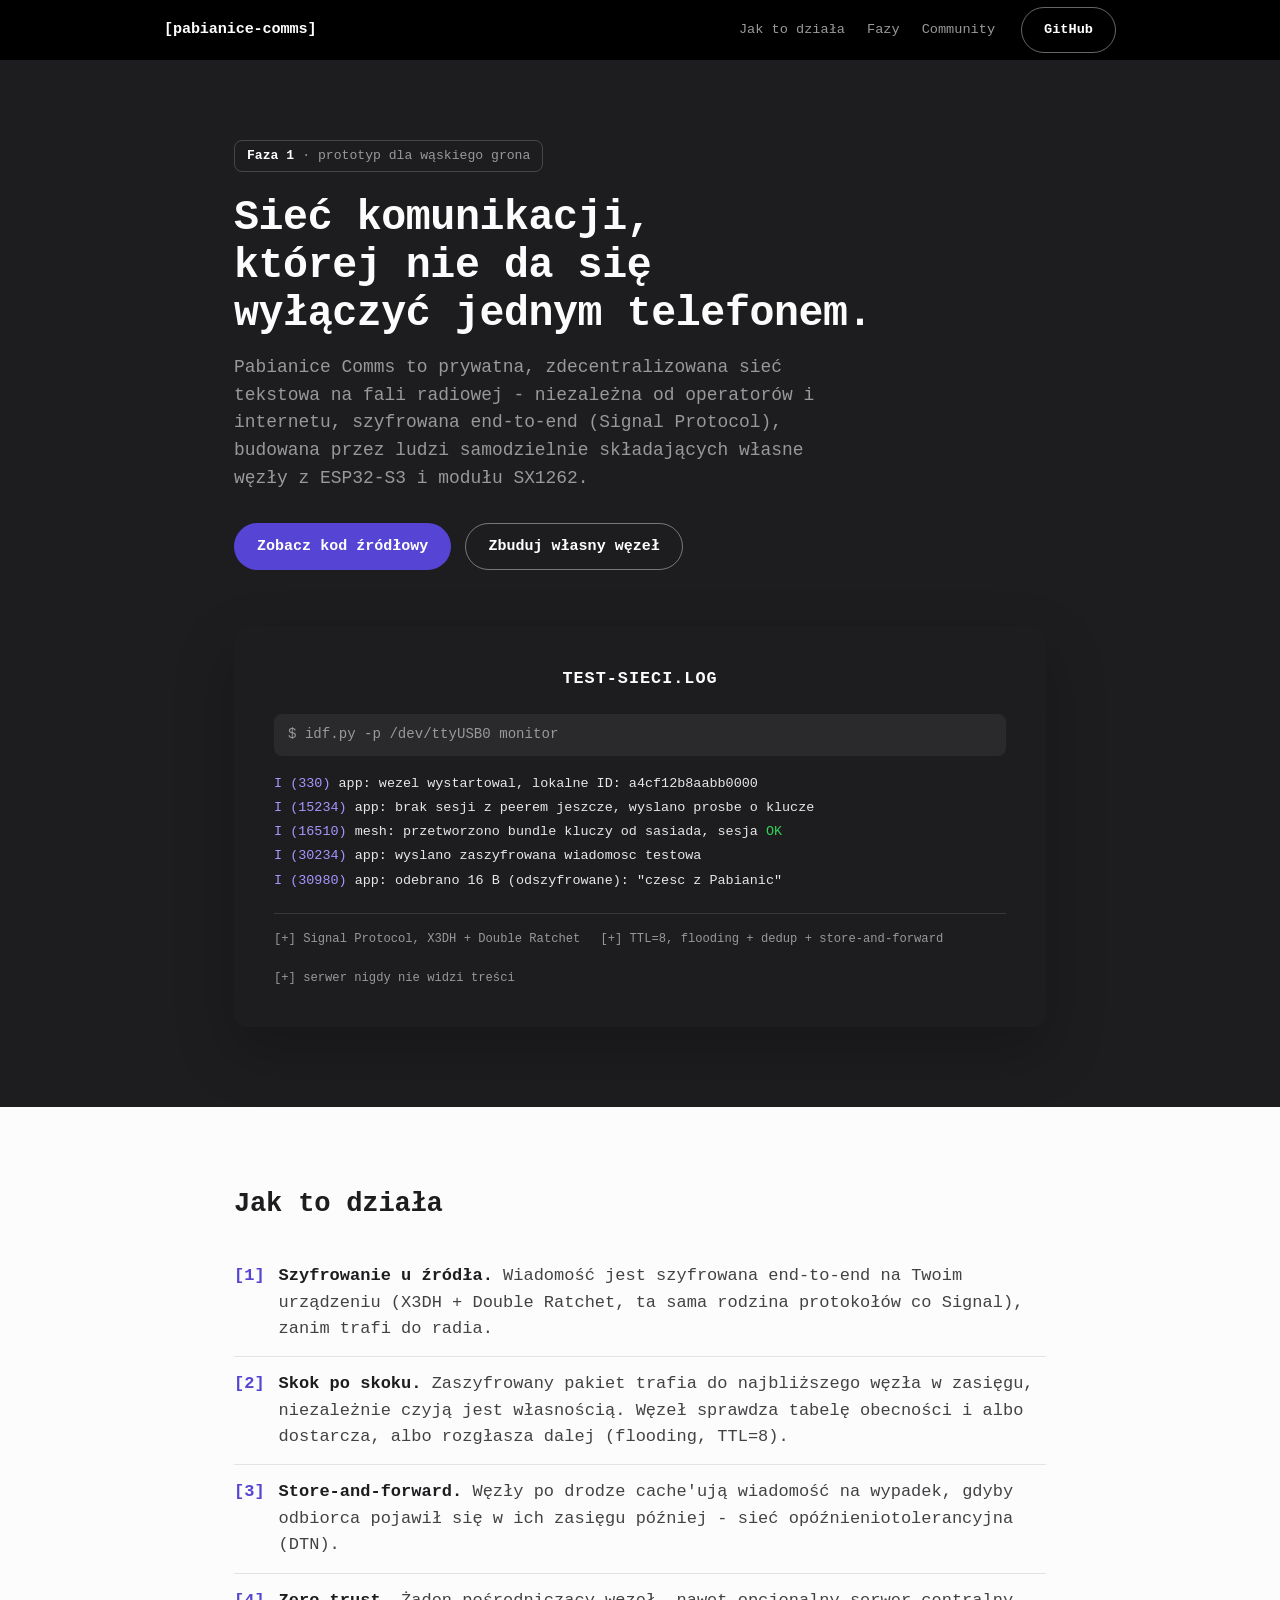
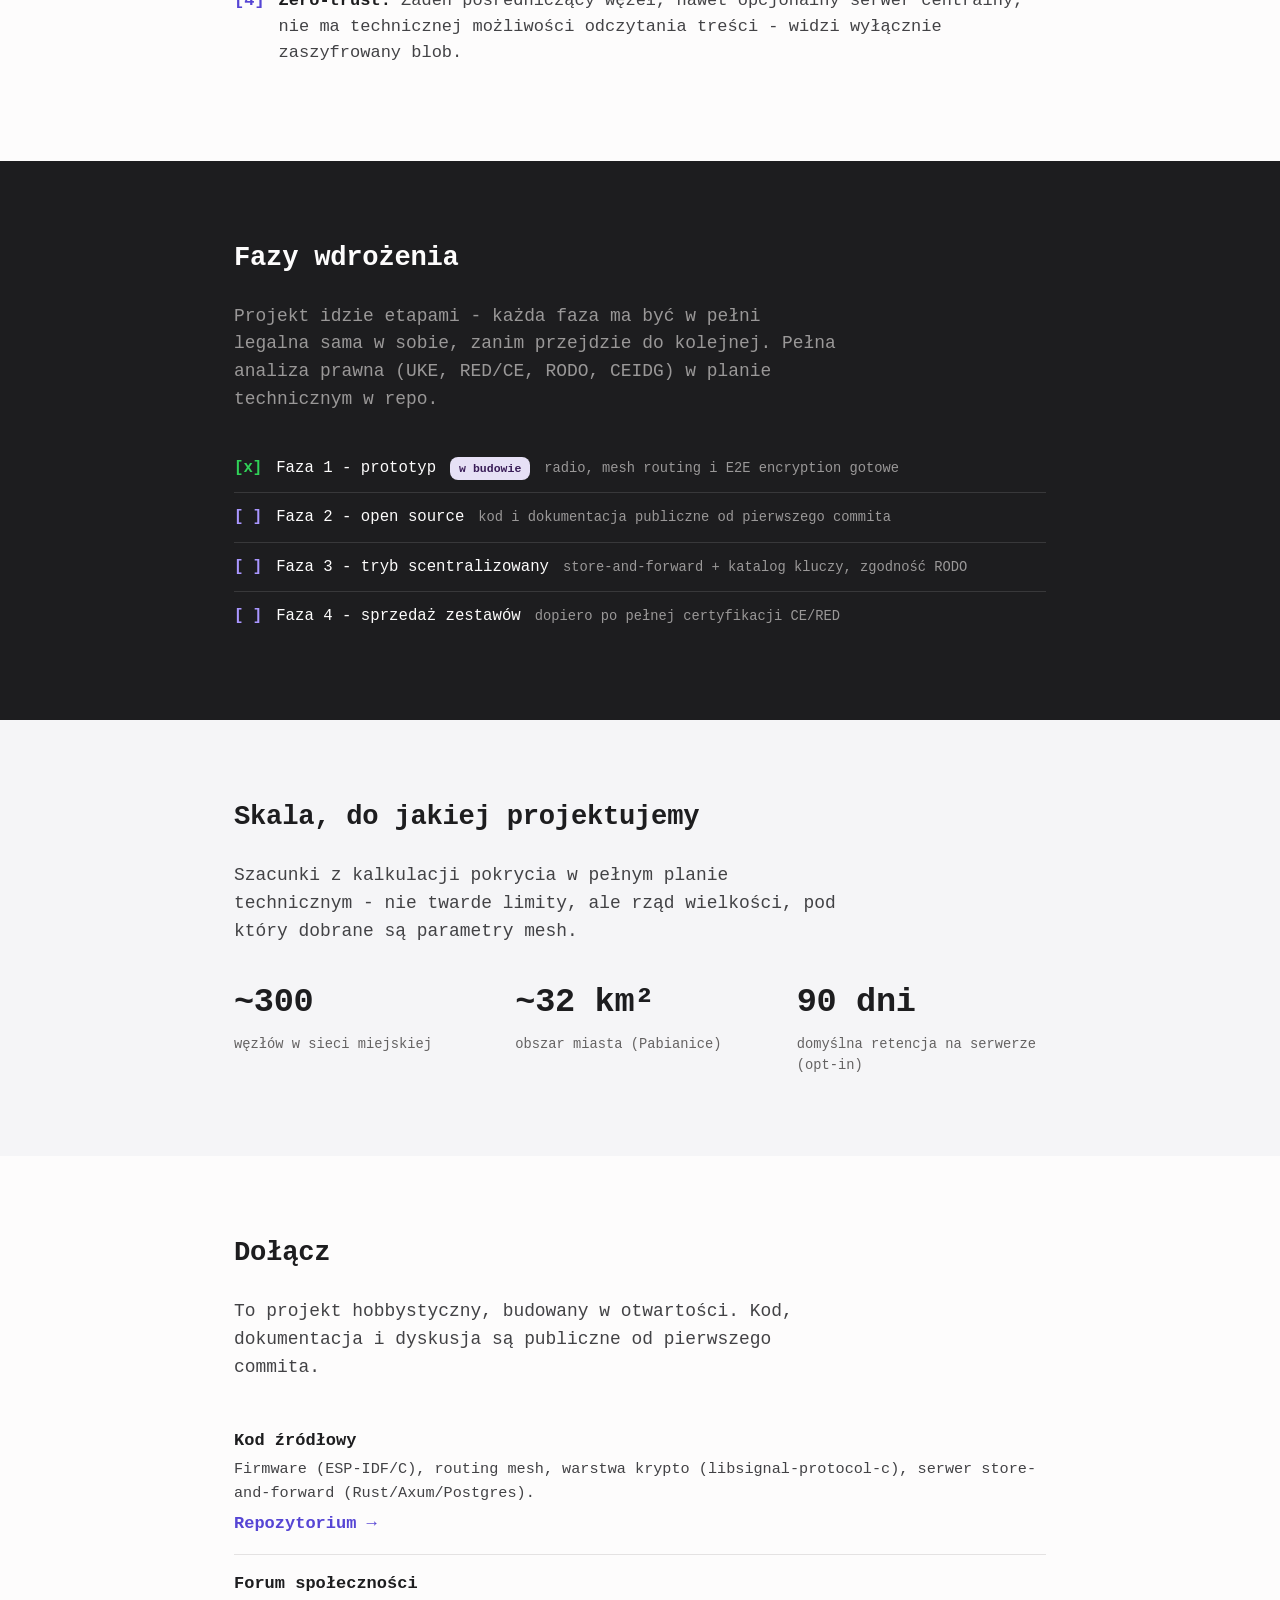
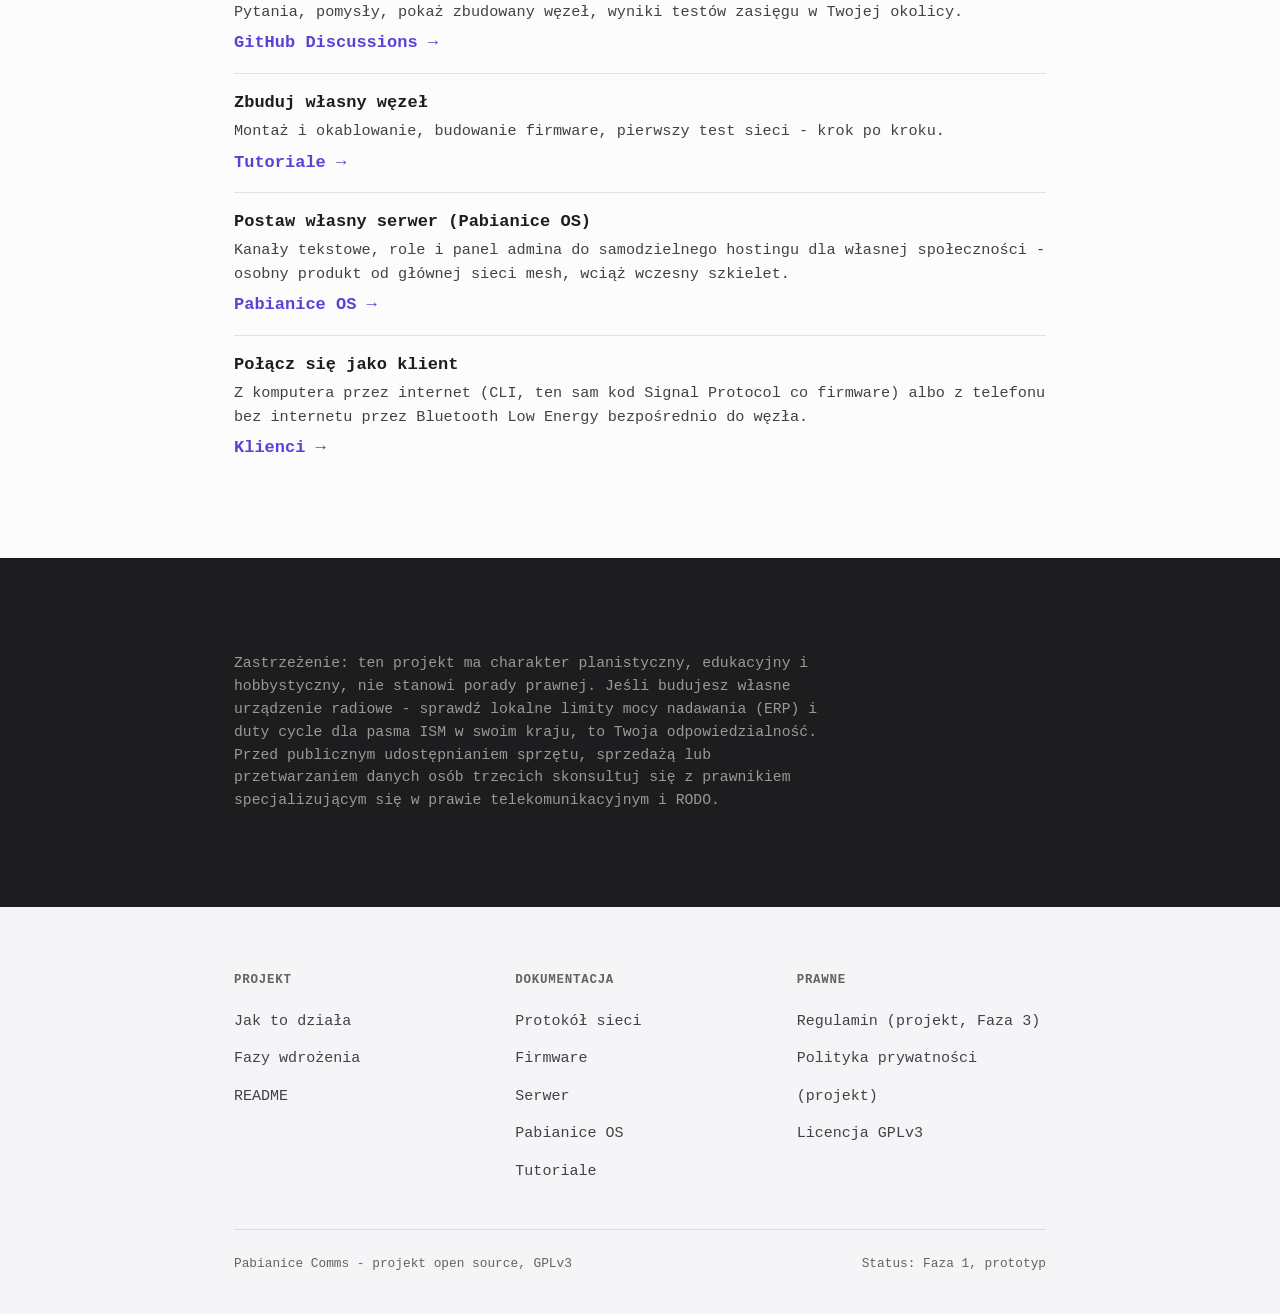
<file: index.html>
<!doctype html>
<html lang="pl">
<head>
<meta charset="utf-8">
<meta name="viewport" content="width=device-width, initial-scale=1">
<title>Pabianice Comms - prywatna sieć radiowa mesh</title>
<meta name="description" content="Prywatna, zdecentralizowana sieć tekstowa na fali radiowej (LoRa 868 MHz), szyfrowana end-to-end Signal Protocol. Open source, ESP32-S3 + SX1262.">
<link rel="icon" href="data:image/svg+xml,<svg xmlns='http://www.w3.org/2000/svg' viewBox='0 0 100 100'><circle cx='50' cy='50' r='10' fill='%235645d4'/><circle cx='50' cy='50' r='26' fill='none' stroke='%235645d4' stroke-width='4'/><circle cx='50' cy='50' r='42' fill='none' stroke='%235645d4' stroke-width='3' opacity='0.5'/></svg>">
<link rel="stylesheet" href="assets/site.css">
<script>document.documentElement.classList.add('js')</script>
</head>
<body>

<div class="topbar">
  <div class="wrap">
    <a class="brand" href="#top">[pabianice-comms]</a>
    <nav class="topnav">
      <a href="#jak-to-dziala">Jak to działa</a>
      <a href="#fazy">Fazy</a>
      <a href="#community">Community</a>
      <a class="btn on-dark secondary" href="https://github.com/SanTobinoOfficial/PabianiceMeshOS">GitHub</a>
    </nav>
  </div>
</div>

<section class="tile dark" id="top">
  <div class="wrap">
    <span class="status-chip reveal"><b>Faza 1</b> · prototyp dla wąskiego grona</span>
    <h1>Sieć komunikacji,<br>której nie da się<br>wyłączyć jednym telefonem.</h1>
    <p class="lead">
      Pabianice Comms to prywatna, zdecentralizowana sieć tekstowa na fali radiowej -
      niezależna od operatorów i internetu, szyfrowana end-to-end (Signal Protocol),
      budowana przez ludzi samodzielnie składających własne węzły z ESP32-S3 i modułu SX1262.
    </p>
    <div class="cta-row">
      <a class="btn primary" href="https://github.com/SanTobinoOfficial/PabianiceMeshOS">Zobacz kod źródłowy</a>
      <a class="btn on-dark secondary" href="https://github.com/SanTobinoOfficial/PabianiceMeshOS/tree/claude/pabianice-comms-start-slq0jn/tutoriale">Zbuduj własny węzeł</a>
    </div>

    <div class="hero-tui reveal">
      <div class="hero-tui-title">TEST-SIECI.LOG</div>
      <div class="hero-tui-prompt">$ idf.py -p /dev/ttyUSB0 monitor</div>
      <div class="hero-tui-log">
        <div><span class="log-ts">I (330)</span> <span class="log-txt">app: wezel wystartowal, lokalne ID: a4cf12b8aabb0000</span></div>
        <div><span class="log-ts">I (15234)</span> <span class="log-txt">app: brak sesji z peerem jeszcze, wyslano prosbe o klucze</span></div>
        <div><span class="log-ts">I (16510)</span> <span class="log-txt">mesh: przetworzono bundle kluczy od sasiada, sesja</span> <span class="log-ok">OK</span></div>
        <div><span class="log-ts">I (30234)</span> <span class="log-txt">app: wyslano zaszyfrowana wiadomosc testowa</span></div>
        <div><span class="log-ts">I (30980)</span> <span class="log-txt">app: odebrano 16 B (odszyfrowane): "czesc z Pabianic"</span></div>
      </div>
      <div class="hero-tui-hint">
        <span>[+] Signal Protocol, X3DH + Double Ratchet</span>
        <span>[+] TTL=8, flooding + dedup + store-and-forward</span>
        <span>[+] serwer nigdy nie widzi treści</span>
      </div>
    </div>
  </div>
</section>

<section class="tile canvas" id="jak-to-dziala">
  <div class="wrap">
    <h2 class="reveal">Jak to działa</h2>
    <ul class="list-rows reveal">
      <li>
        <span class="marker">[1]</span>
        <span><b>Szyfrowanie u źródła.</b> <span class="desc">Wiadomość jest szyfrowana end-to-end na Twoim urządzeniu (X3DH + Double Ratchet, ta sama rodzina protokołów co Signal), zanim trafi do radia.</span></span>
      </li>
      <li>
        <span class="marker">[2]</span>
        <span><b>Skok po skoku.</b> <span class="desc">Zaszyfrowany pakiet trafia do najbliższego węzła w zasięgu, niezależnie czyją jest własnością. Węzeł sprawdza tabelę obecności i albo dostarcza, albo rozgłasza dalej (flooding, TTL=8).</span></span>
      </li>
      <li>
        <span class="marker">[3]</span>
        <span><b>Store-and-forward.</b> <span class="desc">Węzły po drodze cache'ują wiadomość na wypadek, gdyby odbiorca pojawił się w ich zasięgu później - sieć opóźnieniotolerancyjna (DTN).</span></span>
      </li>
      <li>
        <span class="marker">[4]</span>
        <span><b>Zero-trust.</b> <span class="desc">Żaden pośredniczący węzeł, nawet opcjonalny serwer centralny, nie ma technicznej możliwości odczytania treści - widzi wyłącznie zaszyfrowany blob.</span></span>
      </li>
    </ul>
  </div>
</section>

<section class="tile dark" id="fazy">
  <div class="wrap">
    <h2 class="reveal">Fazy wdrożenia</h2>
    <p class="lead reveal">Projekt idzie etapami - każda faza ma być w pełni legalna sama w sobie, zanim przejdzie do kolejnej. Pełna analiza prawna (UKE, RED/CE, RODO, CEIDG) w planie technicznym w repo.</p>
    <ul class="phase-rows reveal">
      <li class="done">
        <span class="box">[x]</span>
        <span class="name">Faza 1 - prototyp</span>
        <span class="tag">w budowie</span>
        <span class="note">radio, mesh routing i E2E encryption gotowe</span>
      </li>
      <li>
        <span class="box">[&nbsp;]</span>
        <span class="name">Faza 2 - open source</span>
        <span class="note">kod i dokumentacja publiczne od pierwszego commita</span>
      </li>
      <li>
        <span class="box">[&nbsp;]</span>
        <span class="name">Faza 3 - tryb scentralizowany</span>
        <span class="note">store-and-forward + katalog kluczy, zgodność RODO</span>
      </li>
      <li>
        <span class="box">[&nbsp;]</span>
        <span class="name">Faza 4 - sprzedaż zestawów</span>
        <span class="note">dopiero po pełnej certyfikacji CE/RED</span>
      </li>
    </ul>
  </div>
</section>

<section class="tile parchment" id="liczby">
  <div class="wrap">
    <h2 class="reveal">Skala, do jakiej projektujemy</h2>
    <p class="lead reveal">Szacunki z kalkulacji pokrycia w pełnym planie technicznym - nie twarde limity, ale rząd wielkości, pod który dobrane są parametry mesh.</p>
    <div class="stats reveal">
      <div>
        <div class="stat-num">~300</div>
        <div class="stat-label">węzłów w sieci miejskiej</div>
      </div>
      <div>
        <div class="stat-num">~32 km²</div>
        <div class="stat-label">obszar miasta (Pabianice)</div>
      </div>
      <div>
        <div class="stat-num">90 dni</div>
        <div class="stat-label">domyślna retencja na serwerze (opt-in)</div>
      </div>
    </div>
  </div>
</section>

<section class="tile canvas" id="community">
  <div class="wrap">
    <h2 class="reveal">Dołącz</h2>
    <p class="lead reveal">To projekt hobbystyczny, budowany w otwartości. Kod, dokumentacja i dyskusja są publiczne od pierwszego commita.</p>
    <ul class="link-rows reveal">
      <li>
        <div class="title">Kod źródłowy</div>
        <div class="desc">Firmware (ESP-IDF/C), routing mesh, warstwa krypto (libsignal-protocol-c), serwer store-and-forward (Rust/Axum/Postgres).</div>
        <a href="https://github.com/SanTobinoOfficial/PabianiceMeshOS">Repozytorium →</a>
      </li>
      <li>
        <div class="title">Forum społeczności</div>
        <div class="desc">Pytania, pomysły, pokaż zbudowany węzeł, wyniki testów zasięgu w Twojej okolicy.</div>
        <a href="https://github.com/SanTobinoOfficial/PabianiceMeshOS/discussions">GitHub Discussions →</a>
      </li>
      <li>
        <div class="title">Zbuduj własny węzeł</div>
        <div class="desc">Montaż i okablowanie, budowanie firmware, pierwszy test sieci - krok po kroku.</div>
        <a href="https://github.com/SanTobinoOfficial/PabianiceMeshOS/tree/claude/pabianice-comms-start-slq0jn/tutoriale">Tutoriale →</a>
      </li>
      <li>
        <div class="title">Postaw własny serwer (Pabianice OS)</div>
        <div class="desc">Kanały tekstowe, role i panel admina do samodzielnego hostingu dla własnej społeczności - osobny produkt od głównej sieci mesh, wciąż wczesny szkielet.</div>
        <a href="https://github.com/SanTobinoOfficial/PabianiceMeshOS/tree/claude/pabianice-comms-start-slq0jn/pabianice-os">Pabianice OS →</a>
      </li>
      <li>
        <div class="title">Połącz się jako klient</div>
        <div class="desc">Z komputera przez internet (CLI, ten sam kod Signal Protocol co firmware) albo z telefonu bez internetu przez Bluetooth Low Energy bezpośrednio do węzła.</div>
        <a href="https://github.com/SanTobinoOfficial/PabianiceMeshOS/tree/claude/pabianice-comms-start-slq0jn/client">Klienci →</a>
      </li>
    </ul>
  </div>
</section>

<section class="tile dark">
  <div class="wrap reveal">
    <p class="legal-text">Zastrzeżenie: ten projekt ma charakter planistyczny, edukacyjny i hobbystyczny, nie stanowi porady prawnej. Jeśli budujesz własne urządzenie radiowe - sprawdź lokalne limity mocy nadawania (ERP) i duty cycle dla pasma ISM w swoim kraju, to Twoja odpowiedzialność. Przed publicznym udostępnianiem sprzętu, sprzedażą lub przetwarzaniem danych osób trzecich skonsultuj się z prawnikiem specjalizującym się w prawie telekomunikacyjnym i RODO.</p>
  </div>
</section>

<footer class="site-footer">
  <div class="wrap">
    <div class="footer-cols">
      <div class="footer-col">
        <h3>Projekt</h3>
        <ul>
          <li><a href="#jak-to-dziala">Jak to działa</a></li>
          <li><a href="#fazy">Fazy wdrożenia</a></li>
          <li><a href="https://github.com/SanTobinoOfficial/PabianiceMeshOS/blob/claude/pabianice-comms-start-slq0jn/README.md">README</a></li>
        </ul>
      </div>
      <div class="footer-col">
        <h3>Dokumentacja</h3>
        <ul>
          <li><a href="https://github.com/SanTobinoOfficial/PabianiceMeshOS/blob/claude/pabianice-comms-start-slq0jn/docs/protocol.md">Protokół sieci</a></li>
          <li><a href="https://github.com/SanTobinoOfficial/PabianiceMeshOS/tree/claude/pabianice-comms-start-slq0jn/firmware">Firmware</a></li>
          <li><a href="https://github.com/SanTobinoOfficial/PabianiceMeshOS/tree/claude/pabianice-comms-start-slq0jn/server">Serwer</a></li>
          <li><a href="https://github.com/SanTobinoOfficial/PabianiceMeshOS/tree/claude/pabianice-comms-start-slq0jn/pabianice-os">Pabianice OS</a></li>
          <li><a href="https://github.com/SanTobinoOfficial/PabianiceMeshOS/tree/claude/pabianice-comms-start-slq0jn/tutoriale">Tutoriale</a></li>
        </ul>
      </div>
      <div class="footer-col">
        <h3>Prawne</h3>
        <ul>
          <li><a href="https://github.com/SanTobinoOfficial/PabianiceMeshOS/blob/claude/pabianice-comms-start-slq0jn/docs/legal/regulamin.md">Regulamin (projekt, Faza 3)</a></li>
          <li><a href="https://github.com/SanTobinoOfficial/PabianiceMeshOS/blob/claude/pabianice-comms-start-slq0jn/docs/legal/polityka-prywatnosci.md">Polityka prywatności (projekt)</a></li>
          <li><a href="https://github.com/SanTobinoOfficial/PabianiceMeshOS/blob/claude/pabianice-comms-start-slq0jn/LICENSE">Licencja GPLv3</a></li>
        </ul>
      </div>
    </div>
    <div class="footer-bottom">
      <span>Pabianice Comms - projekt open source, GPLv3</span>
      <span>Status: Faza 1, prototyp</span>
    </div>
  </div>
</footer>

<script src="assets/site.js"></script>
</body>
</html>
</file>
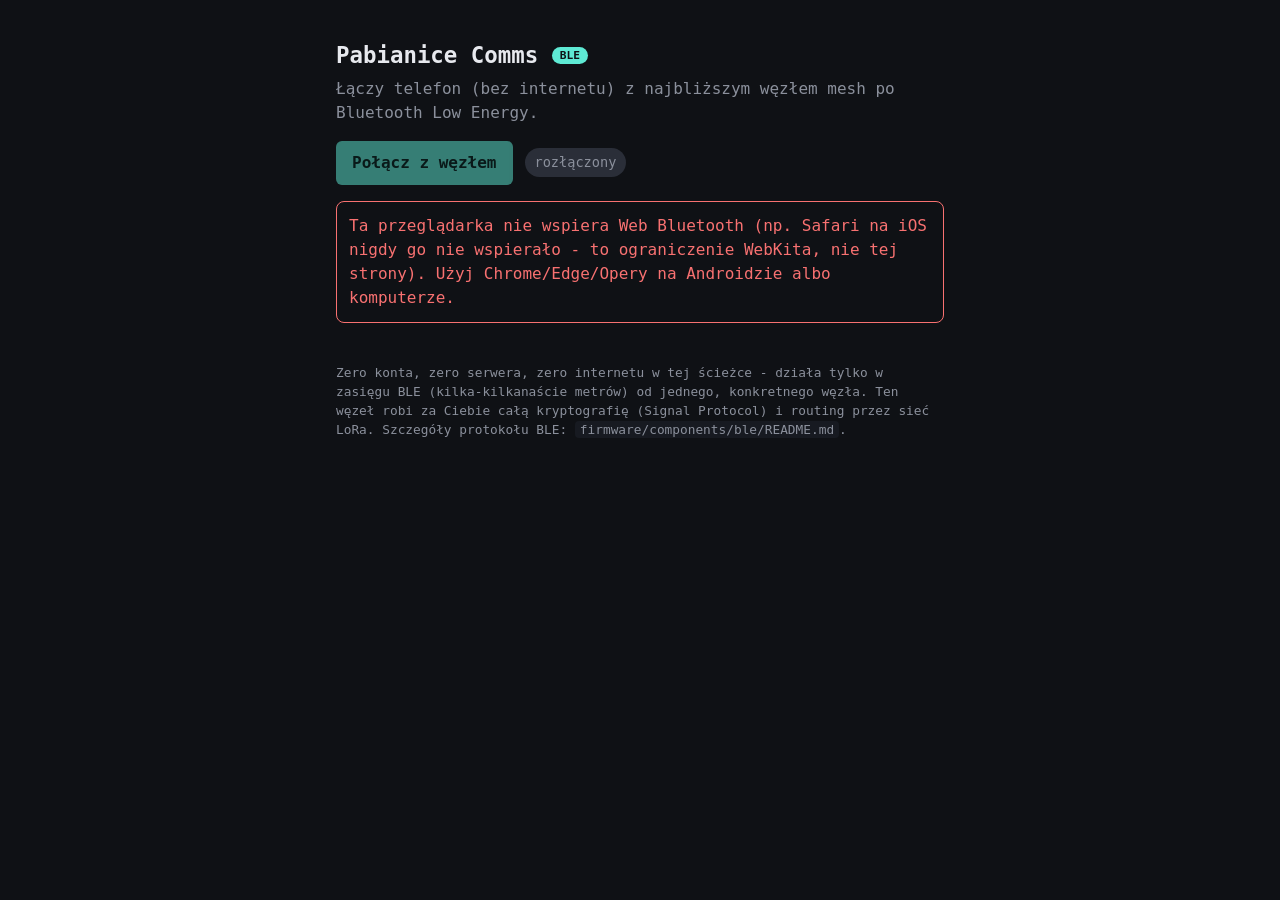
<file: client/web-ble/index.html>
<!doctype html>
<html lang="pl">
<head>
<meta charset="utf-8">
<meta name="viewport" content="width=device-width, initial-scale=1">
<title>Pabianice Comms - BLE</title>
<link rel="stylesheet" href="style.css">
</head>
<body>
  <header>
    <h1>Pabianice Comms <span class="tag">BLE</span></h1>
    <p class="subtitle">Łączy telefon (bez internetu) z najbliższym węzłem mesh po Bluetooth Low Energy.</p>
  </header>

  <main>
    <section id="connect-panel">
      <button id="connect-btn">Połącz z węzłem</button>
      <span id="status" class="status status-disconnected">rozłączony</span>
    </section>

    <section id="app-panel" hidden>
      <div class="card">
        <h2>Wyślij</h2>
        <label for="dst-id">ID odbiorcy (16 znaków hex)</label>
        <input id="dst-id" placeholder="np. 3eb8758404f1c537" maxlength="16" spellcheck="false">
        <label for="msg">Wiadomość</label>
        <textarea id="msg" rows="2" placeholder="Treść..."></textarea>
        <button id="send-btn">Wyślij przez węzeł</button>
      </div>

      <div class="card">
        <h2>Odebrane</h2>
        <ul id="log"></ul>
      </div>
    </section>

    <p class="note" id="unsupported" hidden>
      Ta przeglądarka nie wspiera Web Bluetooth (np. Safari na iOS nigdy go nie wspierało -
      to ograniczenie WebKita, nie tej strony). Użyj Chrome/Edge/Opery na Androidzie albo
      komputerze.
    </p>
  </main>

  <footer>
    <p>Zero konta, zero serwera, zero internetu w tej ścieżce - działa tylko w zasięgu BLE
      (kilka-kilkanaście metrów) od jednego, konkretnego węzła. Ten węzeł robi za Ciebie
      całą kryptografię (Signal Protocol) i routing przez sieć LoRa. Szczegóły protokołu
      BLE: <code>firmware/components/ble/README.md</code>.</p>
  </footer>

  <script src="app.js"></script>
</body>
</html>
</file>
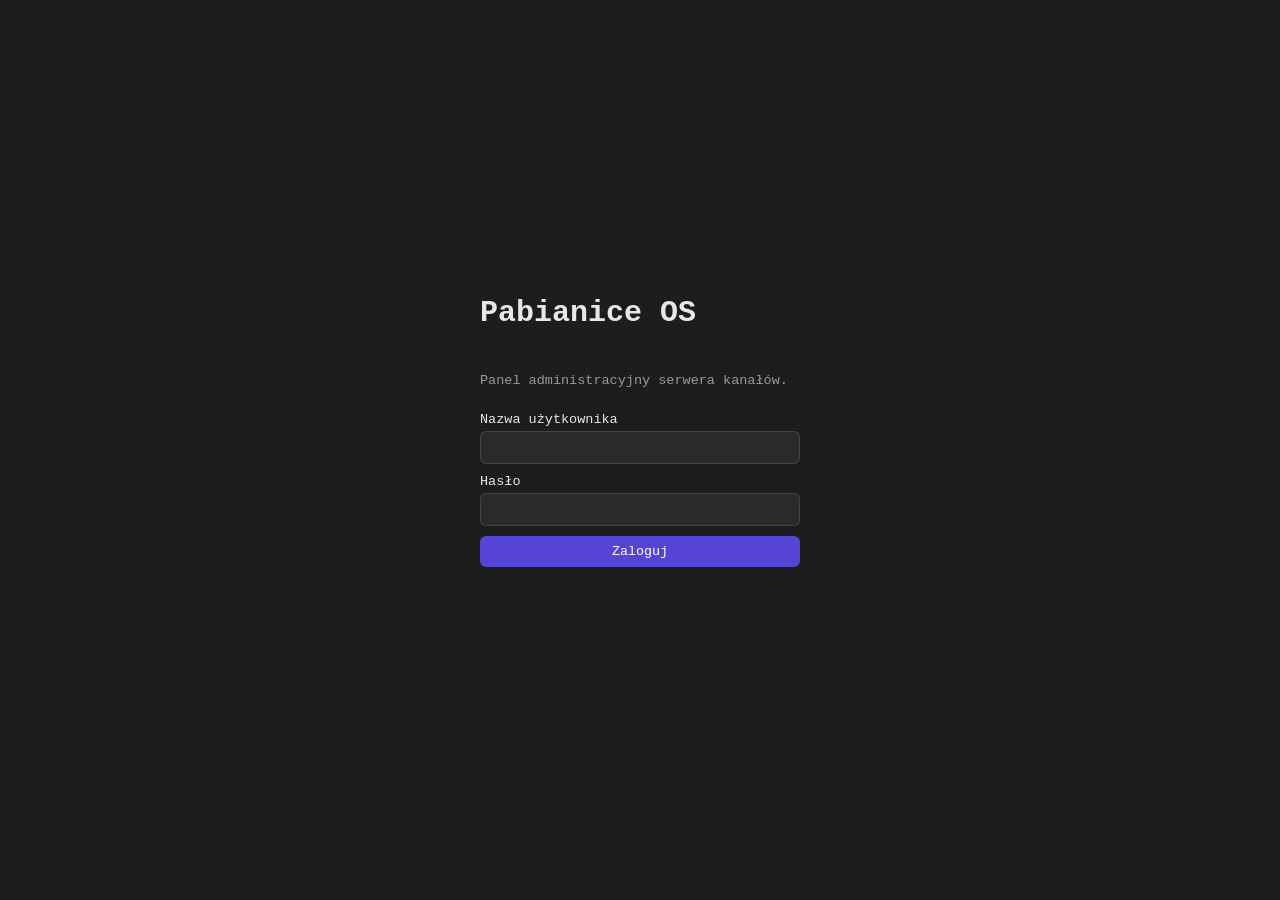
<file: pabianice-os/admin-panel/index.html>
<!doctype html>
<html lang="pl">
<head>
<meta charset="utf-8">
<meta name="viewport" content="width=device-width, initial-scale=1">
<title>Pabianice OS - panel</title>
<link rel="stylesheet" href="style.css">
</head>
<body>

<div id="login-screen">
  <form id="login-form">
    <h1>Pabianice OS</h1>
    <p class="hint">Panel administracyjny serwera kanałów.</p>
    <label>Nazwa użytkownika<input type="text" id="login-username" required autocomplete="username"></label>
    <label>Hasło<input type="password" id="login-password" required autocomplete="current-password"></label>
    <button type="submit">Zaloguj</button>
    <p id="login-error" class="error"></p>
  </form>
</div>

<div id="app-screen" hidden>
  <div class="topbar">
    <span class="brand">Pabianice OS</span>
    <span id="whoami"></span>
    <button id="logout-btn">Wyloguj</button>
  </div>

  <div class="layout">
    <nav class="sidebar">
      <div class="sidebar-section">
        <h2>Kanały</h2>
        <ul id="channel-list"></ul>
        <button id="new-channel-btn" class="admin-only" hidden>+ kanał</button>
        <button id="new-category-btn" class="admin-only" hidden>+ kategoria</button>
      </div>
      <div class="sidebar-section">
        <button id="show-users-btn" class="admin-only" hidden>Użytkownicy</button>
        <button id="show-settings-btn" class="mod-only" hidden>Ustawienia serwera</button>
      </div>
    </nav>

    <main id="main-panel">
      <p class="hint">Wybierz kanał z listy po lewej.</p>
    </main>
  </div>
</div>

<script src="app.js"></script>
</body>
</html>
</file>
<file: assets/site.css>
/* Pabianice Comms - strona projektu.
   Fuzja trzech jezykow, patrz DESIGN.md:
   - OpenCode: glos terminal-native monospace, ASCII-owe znaczniki, mockup terminala
   - Apple: naprzemienne pelnoszerokie sekcje jasne/ciemne, pigulkowe przyciski,
     zdyscyplinowana skala typograficzna, dokladnie jeden zarezerwowany cien
   - Notion: fioletowy akcent (zamiast blekitu Apple) + jeden stonowany tag-chip
   Swiadomie bez tesczowej palety kart Notion i bez jego fontu/ksztaltu przyciskow -
   jeden font, jeden akcent, jeden ksztalt przycisku w calym systemie.
   Zero fontow z zewnatrz - projekt o lacznosci bez zaleznosci od cudzej
   infrastruktury, strona ma to troche odzwierciedlac. */

:root {
    --ink: #1d1d1f;
    --body: #424245;
    --mute: #646262;
    --ash: #9a9898;

    --canvas: #fdfcfc;
    --parchment: #f5f5f7;
    --surface-dark: #1d1d1f;
    --surface-dark-elevated: #2a2a2c;

    --accent: #5645d4;
    --accent-active: #4534b3;
    --tag-bg: #e6e0f5;
    --tag-text: #391c57;
    --success: #30d158;

    --hairline: rgba(15, 0, 0, 0.1);

    --mono: ui-monospace, "SFMono-Regular", "IBM Plex Mono", "JetBrains Mono", Menlo, Consolas,
        "Liberation Mono", "Courier New", monospace;

    --section-pad: 80px;
}

* { box-sizing: border-box; }
html { scroll-behavior: smooth; }

body {
    margin: 0;
    background: var(--canvas);
    color: var(--ink);
    font-family: var(--mono);
    font-size: 17px;
    line-height: 1.55;
}

a { color: var(--accent); text-decoration: none; }
a:hover { text-decoration: underline; }

.wrap { max-width: 860px; margin: 0 auto; padding: 0 24px; }

/* --- nav: jedyne miejsce z prawdziwa czernia w systemie (Apple global-nav) --- */
.topbar {
    position: sticky;
    top: 0;
    z-index: 50;
    background: #000;
    height: 60px;
    display: flex;
    align-items: center;
}
.topbar .wrap {
    max-width: 1000px;
    display: flex;
    align-items: center;
    justify-content: space-between;
    width: 100%;
}
.brand {
    font-family: var(--mono);
    font-weight: 700;
    font-size: 0.95rem;
    color: #fff;
    letter-spacing: -0.01em;
}
.topnav {
    display: flex;
    align-items: center;
    gap: 22px;
}
.topnav a {
    color: var(--ash);
    font-size: 0.85rem;
    text-decoration: none;
}
.topnav a:hover { color: #fff; }
.topnav .btn { margin-left: 4px; }

/* --- przyciski: pigulka (Apple), jeden akcent (Notion fiolet) --- */
.btn {
    display: inline-block;
    font-family: var(--mono);
    font-size: 0.94rem;
    font-weight: 600;
    text-decoration: none;
    padding: 11px 22px;
    border-radius: 9999px;
    border: 1px solid transparent;
    transition: transform 0.15s ease, background 0.15s ease;
}
.btn:hover { text-decoration: none; }
.btn:active { transform: scale(0.96); }
.btn.primary { background: var(--accent); color: #fff; }
.btn.primary:hover { background: var(--accent-active); }
.btn.secondary { background: transparent; color: var(--accent); border-color: var(--accent); }
.btn.secondary:hover { background: rgba(86, 69, 212, 0.08); }
.btn.on-dark.secondary { color: #fff; border-color: rgba(255, 255, 255, 0.4); }
.btn.on-dark.secondary:hover { background: rgba(255, 255, 255, 0.08); }

/* --- kafle sekcji: pelnoszerokie, zmiana koloru = separator (Apple) --- */
.tile { padding: var(--section-pad) 0; }
.tile.canvas { background: var(--canvas); color: var(--ink); }
.tile.parchment { background: var(--parchment); color: var(--ink); }
.tile.dark { background: var(--surface-dark); color: #fdfcfc; }

h1, h2 {
    font-family: var(--mono);
    margin: 0;
    letter-spacing: -0.01em;
}
h1 {
    font-size: clamp(1.9rem, 4.2vw, 2.6rem);
    font-weight: 700;
    line-height: 1.15;
}
h2 {
    font-size: 1.7rem;
    font-weight: 700;
    line-height: 1.25;
    margin-bottom: 28px;
}
.tile.dark h2 { color: #fdfcfc; }

.lead {
    font-size: 1.12rem;
    color: var(--body);
    max-width: 56ch;
    margin: 16px 0 30px;
}
.tile.dark .lead { color: var(--ash); }

/* --- status chip --- */
.status-chip {
    display: inline-flex;
    align-items: center;
    gap: 8px;
    font-size: 0.82rem;
    color: var(--mute);
    border: 1px solid var(--hairline);
    border-radius: 8px;
    padding: 5px 12px;
    margin-bottom: 22px;
}
.status-chip b { color: var(--ink); font-weight: 600; white-space: nowrap; }
.tile.dark .status-chip { border-color: rgba(255, 255, 255, 0.18); color: var(--ash); }
.tile.dark .status-chip b { color: #fdfcfc; }

/* --- tag-chip: jedyny dodatkowy ton, z rodziny akcentu (Notion) --- */
.tag {
    display: inline-block;
    font-size: 0.72rem;
    font-weight: 600;
    background: var(--tag-bg);
    color: var(--tag-text);
    border-radius: 8px;
    padding: 3px 9px;
    letter-spacing: 0;
    flex-shrink: 0;
}

.cta-row { display: flex; gap: 14px; flex-wrap: wrap; margin-top: 4px; }

/* --- hero TUI mockup: jedyny cien w calym systemie (Apple), tutaj --- */
.hero-tui {
    margin-top: 56px;
    background: var(--surface-dark);
    color: #fdfcfc;
    border-radius: 14px;
    padding: 40px;
    box-shadow: 0 24px 60px rgba(0, 0, 0, 0.22);
}
.hero-tui-title {
    text-align: center;
    font-weight: 700;
    font-size: 1.05rem;
    letter-spacing: 0.06em;
    color: #fdfcfc;
    margin-bottom: 22px;
}
.hero-tui-prompt {
    background: var(--surface-dark-elevated);
    border-radius: 8px;
    padding: 10px 14px;
    font-size: 0.88rem;
    color: var(--ash);
    margin-bottom: 16px;
}
.hero-tui-log { font-size: 0.84rem; line-height: 1.8; }
.hero-tui-log div { white-space: pre-wrap; word-break: break-word; }
.log-ts { color: #a996ff; }
.log-ok { color: var(--success); }
.log-txt { color: #e7e7ea; }
.hero-tui-hint {
    margin-top: 20px;
    padding-top: 16px;
    border-top: 1px solid rgba(255, 255, 255, 0.12);
    font-size: 0.76rem;
    color: var(--ash);
    display: flex;
    gap: 20px;
    flex-wrap: wrap;
}

/* --- listy z ASCII markerami (OpenCode) --- */
.list-rows { list-style: none; margin: 0; padding: 0; }
.list-rows li {
    padding: 14px 0;
    border-bottom: 1px solid var(--hairline);
    display: flex;
    gap: 14px;
    align-items: baseline;
}
.list-rows li:last-child { border-bottom: none; }
.tile.dark .list-rows li { border-bottom-color: rgba(255, 255, 255, 0.12); }
.marker { font-weight: 700; color: var(--accent); flex-shrink: 0; }
.tile.dark .marker { color: #a996ff; }
.list-rows b { color: var(--ink); }
.tile.dark .list-rows b { color: #fdfcfc; }
.list-rows span.desc { color: var(--body); }
.tile.dark .list-rows span.desc { color: var(--ash); }

/* --- checklista faz --- */
.phase-rows { list-style: none; margin: 0; padding: 0; }
.phase-rows li {
    display: flex;
    align-items: baseline;
    gap: 14px;
    padding: 12px 0;
    border-bottom: 1px solid rgba(255, 255, 255, 0.12);
    font-size: 0.98rem;
}
.phase-rows li:last-child { border-bottom: none; }
.phase-rows .box { font-weight: 700; color: #a996ff; flex-shrink: 0; }
.phase-rows .done .box { color: var(--success); }
.phase-rows .name { color: #fdfcfc; }
.phase-rows .note { color: var(--ash); font-size: 0.86rem; }

/* --- statystyki --- */
.stats { display: grid; grid-template-columns: repeat(3, 1fr); gap: 32px; }
.stat-num {
    font-size: 2.1rem;
    font-weight: 700;
    letter-spacing: -0.01em;
}
.stat-label { color: var(--mute); font-size: 0.86rem; margin-top: 6px; }

/* --- linki community --- */
.link-rows { list-style: none; margin: 0; padding: 0; }
.link-rows li {
    padding: 16px 0;
    border-bottom: 1px solid var(--hairline);
}
.link-rows li:last-child { border-bottom: none; }
.link-rows .title { font-weight: 600; color: var(--ink); }
.link-rows .desc { color: var(--body); font-size: 0.95rem; margin: 4px 0 6px; }
.link-rows a { font-weight: 600; }

/* --- legal --- */
.legal-text { font-size: 0.92rem; color: var(--body); max-width: 68ch; }
.tile.dark .legal-text { color: var(--ash); }

/* --- stopka: parchment, kolumny gestych linkow --- */
footer.site-footer { background: var(--parchment); padding: 64px 0 40px; }
.footer-cols {
    display: grid;
    grid-template-columns: repeat(3, 1fr);
    gap: 32px;
    margin-bottom: 40px;
}
.footer-col h3 {
    font-size: 0.78rem;
    text-transform: uppercase;
    letter-spacing: 0.06em;
    color: var(--mute);
    margin: 0 0 12px;
    font-weight: 600;
}
.footer-col ul { list-style: none; margin: 0; padding: 0; }
.footer-col li { line-height: 2.2; }
.footer-col a { color: var(--body); font-size: 0.94rem; }
.footer-col a:hover { color: var(--accent); }
.footer-bottom {
    border-top: 1px solid var(--hairline);
    padding-top: 24px;
    display: flex;
    justify-content: space-between;
    flex-wrap: wrap;
    gap: 10px;
    font-size: 0.8rem;
    color: var(--mute);
}
.footer-bottom a { color: var(--mute); }

/* --- reveal on scroll: domyslnie widoczne, JS dodaje subtelny wjazd --- */
.reveal { transition: opacity 0.6s ease, transform 0.6s ease; }
html.js .reveal { opacity: 0; transform: translateY(14px); }
html.js .reveal.in { opacity: 1; transform: translateY(0); }
@media (prefers-reduced-motion: reduce) {
    html.js .reveal { opacity: 1; transform: none; transition: none; }
}

/* --- mobile --- */
@media (max-width: 760px) {
    :root { --section-pad: 56px; }
    .topnav a:not(.btn) { display: none; }
    .stats { grid-template-columns: 1fr; gap: 24px; }
    .footer-cols { grid-template-columns: 1fr; gap: 28px; }
    .hero-tui { padding: 24px; }
    .cta-row .btn { width: 100%; text-align: center; }
}
</file>
<file: client/web-ble/style.css>
:root {
  --bg: #0f1115;
  --panel: #171a21;
  --border: #2a2e38;
  --text: #e7e9ee;
  --muted: #8b909c;
  --accent: #5eead4;
  --danger: #f87171;
}

* { box-sizing: border-box; }

body {
  margin: 0;
  font-family: ui-monospace, SFMono-Regular, Menlo, Consolas, monospace;
  background: var(--bg);
  color: var(--text);
  max-width: 640px;
  margin: 0 auto;
  padding: 24px 16px 64px;
  line-height: 1.5;
}

header h1 {
  font-size: 1.4rem;
  margin-bottom: 4px;
}

.tag {
  font-size: 0.7rem;
  color: var(--bg);
  background: var(--accent);
  padding: 2px 8px;
  border-radius: 999px;
  vertical-align: middle;
}

.subtitle {
  color: var(--muted);
  margin-top: 0;
}

#connect-panel {
  display: flex;
  align-items: center;
  gap: 12px;
  margin: 16px 0;
}

button {
  background: var(--accent);
  color: #05221d;
  border: none;
  padding: 10px 16px;
  border-radius: 6px;
  font: inherit;
  font-weight: 600;
  cursor: pointer;
}

button:disabled {
  opacity: 0.5;
  cursor: not-allowed;
}

.status {
  padding: 4px 10px;
  border-radius: 999px;
  font-size: 0.85rem;
}

.status-disconnected { background: #2a2e38; color: var(--muted); }
.status-connecting { background: #453a1a; color: #facc15; }
.status-connected { background: #123b32; color: var(--accent); }

.card {
  background: var(--panel);
  border: 1px solid var(--border);
  border-radius: 10px;
  padding: 16px;
  margin-bottom: 16px;
}

.card h2 {
  margin-top: 0;
  font-size: 1rem;
  color: var(--muted);
  text-transform: uppercase;
  letter-spacing: 0.05em;
}

label {
  display: block;
  font-size: 0.8rem;
  color: var(--muted);
  margin-top: 10px;
}

input, textarea {
  width: 100%;
  background: #0d0f14;
  border: 1px solid var(--border);
  color: var(--text);
  border-radius: 6px;
  padding: 8px 10px;
  font: inherit;
  margin-top: 4px;
}

#send-btn { margin-top: 14px; }

#log {
  list-style: none;
  margin: 0;
  padding: 0;
  max-height: 320px;
  overflow-y: auto;
}

#log li {
  border-bottom: 1px solid var(--border);
  padding: 8px 0;
  font-size: 0.9rem;
}

#log li:last-child { border-bottom: none; }

#log .from {
  color: var(--accent);
  font-weight: 600;
}

#log .time {
  color: var(--muted);
  font-size: 0.75rem;
  margin-left: 6px;
}

.note {
  color: var(--danger);
  border: 1px solid var(--danger);
  border-radius: 8px;
  padding: 12px;
}

footer {
  margin-top: 40px;
  color: var(--muted);
  font-size: 0.8rem;
}

footer code {
  background: var(--panel);
  padding: 1px 5px;
  border-radius: 4px;
}
</file>
<file: pabianice-os/admin-panel/style.css>
:root {
    --ink: #e7e7ea;
    --mute: #9a9898;
    --bg: #1d1d1f;
    --panel: #2a2a2c;
    --accent: #5645d4;
    --accent-active: #4534b3;
    --danger: #e5484d;
    --hairline: rgba(255, 255, 255, 0.12);
    --mono: ui-monospace, "SFMono-Regular", "IBM Plex Mono", "JetBrains Mono", Menlo,
        Consolas, "Liberation Mono", "Courier New", monospace;
}

* { box-sizing: border-box; }

body {
    margin: 0;
    background: var(--bg);
    color: var(--ink);
    font-family: var(--mono);
    font-size: 15px;
}

button {
    font-family: var(--mono);
    background: var(--accent);
    color: #fff;
    border: none;
    border-radius: 6px;
    padding: 8px 14px;
    cursor: pointer;
}
button:hover { background: var(--accent-active); }
button.secondary { background: transparent; border: 1px solid var(--hairline); color: var(--ink); }

input, textarea, select {
    font-family: var(--mono);
    background: var(--panel);
    color: var(--ink);
    border: 1px solid var(--hairline);
    border-radius: 6px;
    padding: 8px 10px;
}

.inline-form { display: flex; gap: 8px; align-items: center; margin-bottom: 16px; flex-wrap: wrap; }

.hint { color: var(--mute); font-size: 0.9em; }
.error { color: var(--danger); min-height: 1.2em; }

/* #foo[hidden] ma wyzsza specyficznosc niz #foo, wiec poprawnie bije "display: flex"
   ponizej gdy JS ustawi atrybut hidden - bez tego oba ekrany (login/app) renderuja
   sie jednoczesnie, bo id-owy selektor bije domyslne [hidden] { display: none } */
#login-screen[hidden], #app-screen[hidden] { display: none; }

#login-screen {
    height: 100vh;
    display: flex;
    align-items: center;
    justify-content: center;
}
#login-form {
    width: 320px;
    display: flex;
    flex-direction: column;
    gap: 10px;
}
#login-form label { display: flex; flex-direction: column; gap: 4px; font-size: 0.9em; }

.topbar {
    display: flex;
    align-items: center;
    gap: 16px;
    padding: 12px 20px;
    border-bottom: 1px solid var(--hairline);
}
.topbar .brand { font-weight: 700; }
#whoami { color: var(--mute); flex: 1; }

.layout { display: flex; height: calc(100vh - 49px); }

.sidebar {
    width: 220px;
    border-right: 1px solid var(--hairline);
    padding: 16px;
    overflow-y: auto;
}
.sidebar-section { margin-bottom: 24px; }
.sidebar-section h2 { font-size: 0.8em; text-transform: uppercase; color: var(--mute); margin: 0 0 8px; }
.sidebar-section button { width: 100%; margin-top: 6px; }

#channel-list { list-style: none; margin: 0; padding: 0; }
#channel-list li {
    padding: 6px 8px;
    border-radius: 6px;
    cursor: pointer;
    color: var(--mute);
}
#channel-list li:hover { background: var(--panel); }
#channel-list li.active { background: var(--panel); color: var(--ink); }
#channel-list li .cat-label { font-size: 0.75em; text-transform: uppercase; color: var(--mute); display: block; margin: 10px 0 2px; cursor: default; }
#channel-list li .cat-label:hover { background: none; }

main {
    flex: 1;
    padding: 20px;
    overflow-y: auto;
    display: flex;
    flex-direction: column;
}

.channel-header { border-bottom: 1px solid var(--hairline); padding-bottom: 10px; margin-bottom: 14px; }
.channel-header .topic { color: var(--mute); font-size: 0.9em; }

.message-list { flex: 1; overflow-y: auto; display: flex; flex-direction: column; gap: 10px; }
.message-row .author { color: var(--accent); font-weight: 700; }
.message-row .ts { color: var(--mute); font-size: 0.75em; margin-left: 8px; }
.message-row .body { white-space: pre-wrap; word-break: break-word; }

.post-form { display: flex; gap: 8px; margin-top: 14px; }
.post-form textarea { flex: 1; resize: vertical; min-height: 40px; }

table { border-collapse: collapse; width: 100%; }
th, td { text-align: left; padding: 6px 10px; border-bottom: 1px solid var(--hairline); }

.modal-backdrop {
    position: fixed; inset: 0; background: rgba(0, 0, 0, 0.6);
    display: flex; align-items: center; justify-content: center;
}
.modal { background: var(--panel); border-radius: 8px; padding: 20px; width: 340px; display: flex; flex-direction: column; gap: 10px; }
.modal h3 { margin: 0; }
</file>
